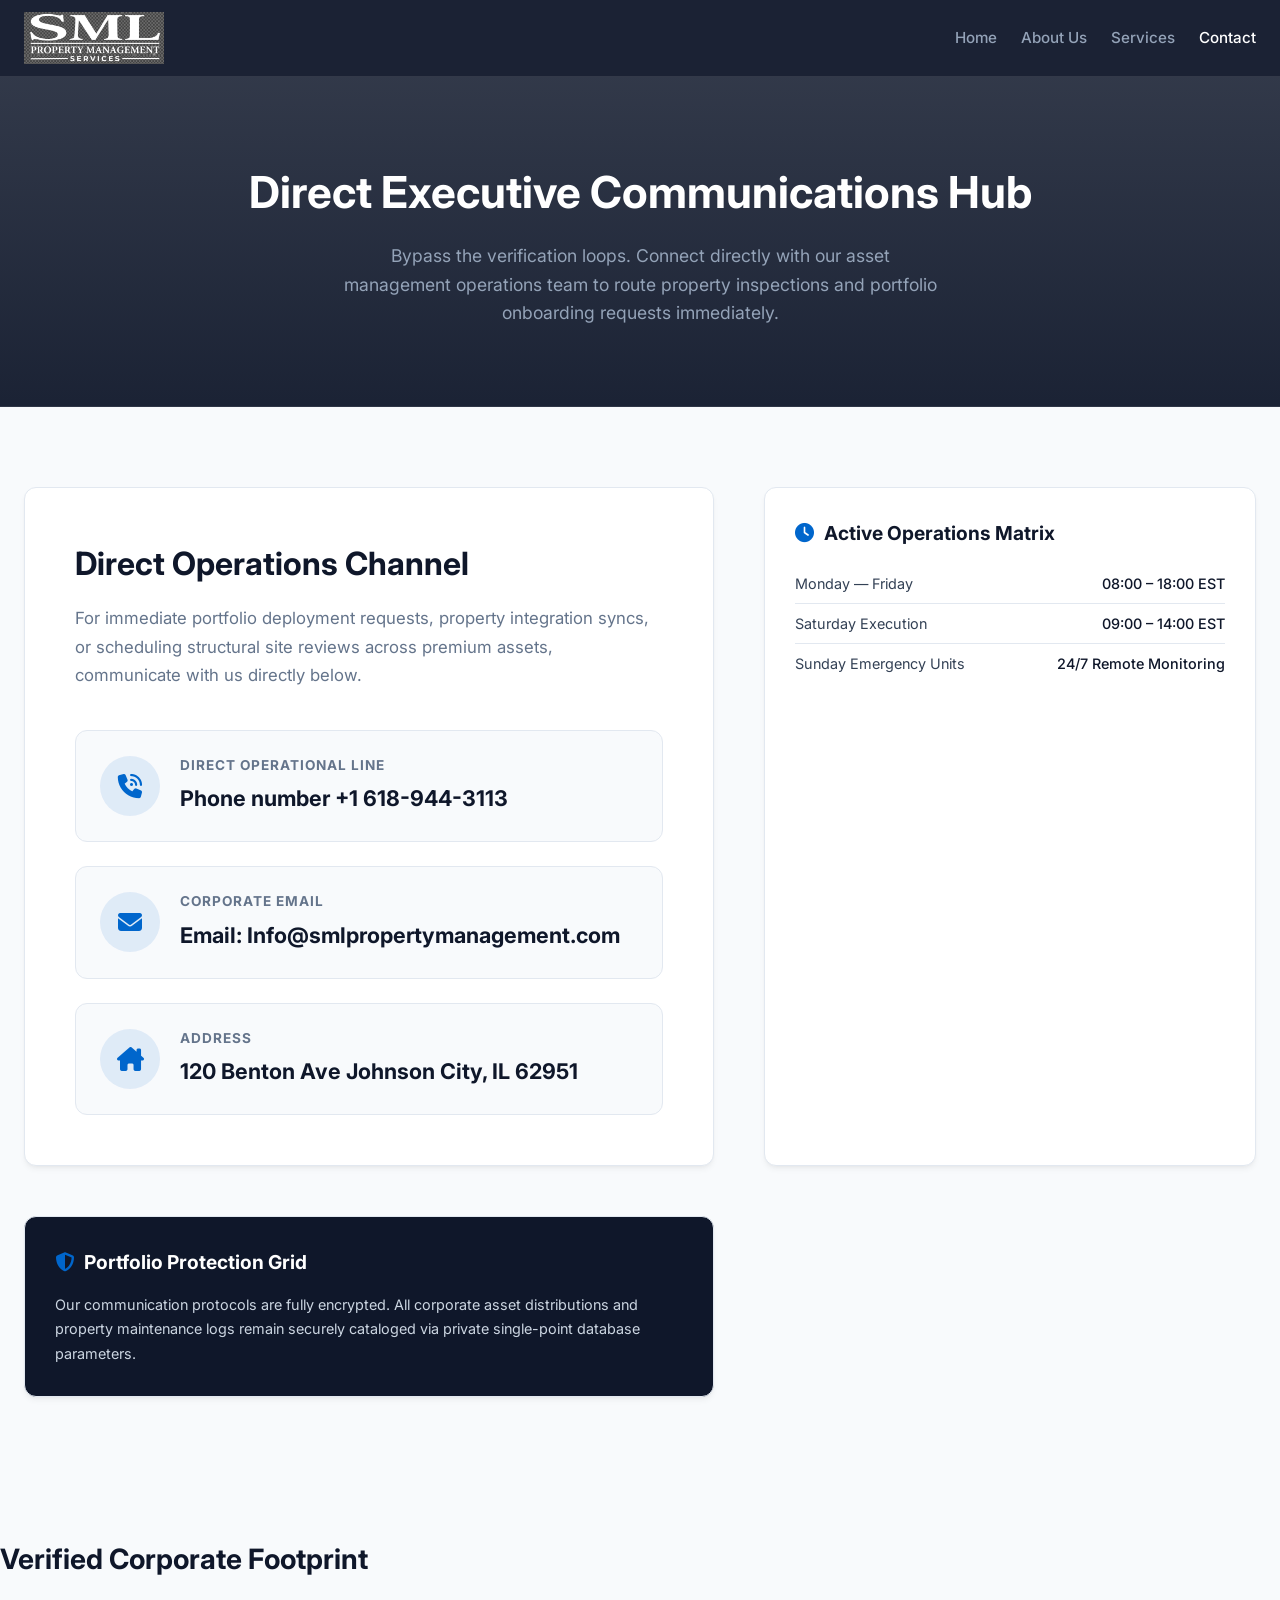
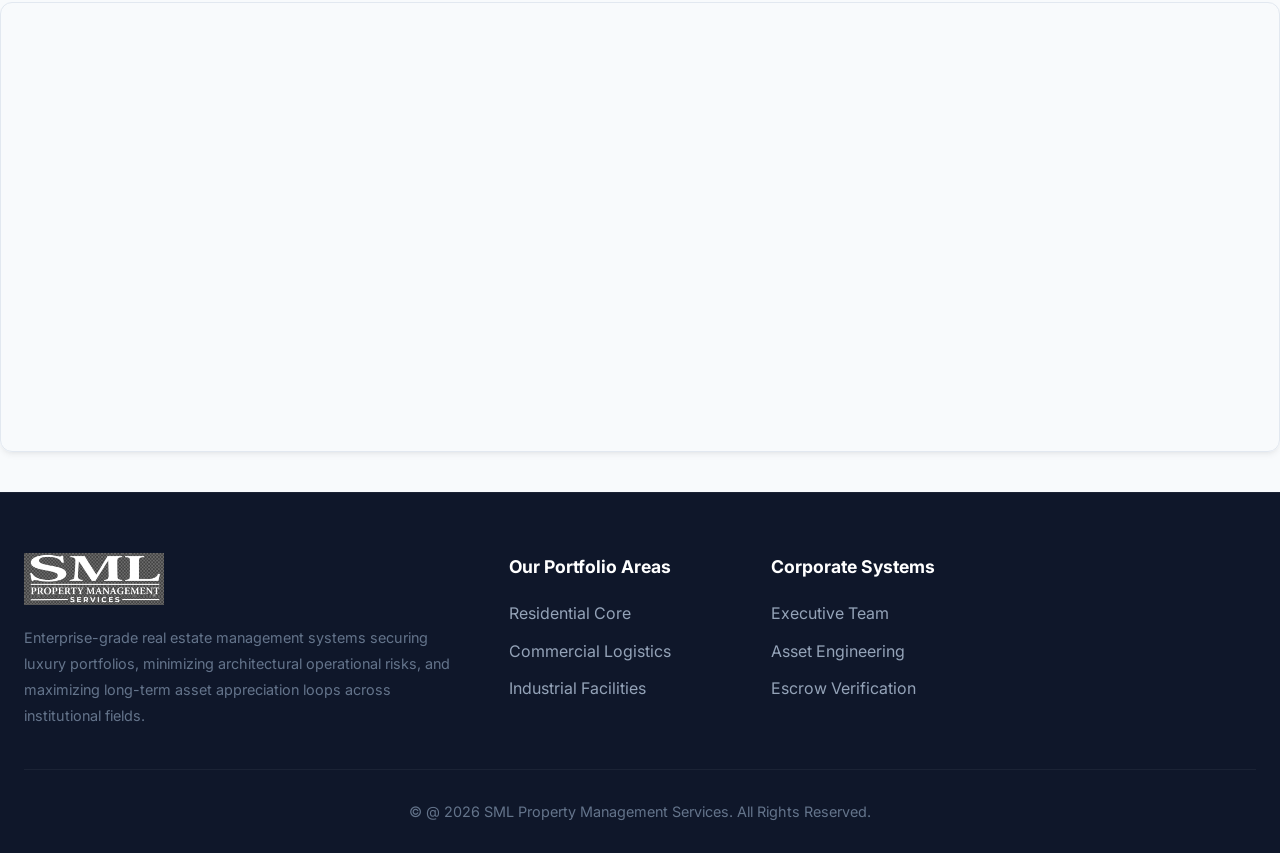
<file: contact.html>
<!DOCTYPE html>
<html lang="en">
<head>
<meta charset='UTF-8'>
<meta name='viewport' content='width=device-width,initial-scale=1'>
<!-- Google AdSense: site-wide publisher script -->
<script async src="https://pagead2.googlesyndication.com/pagead/js/adsbygoogle.js?client=ca-pub-8072233087398262" crossorigin="anonymous"></script>
<title>Contact Asset Operations | SML Property Management</title>
<link rel="preconnect" href="https://fonts.googleapis.com">
<link rel="preconnect" href="https://fonts.gstatic.com" crossorigin>
<link href="https://fonts.googleapis.com/css2?family=Inter:wght@300;400;500;600;700&display=swap" rel="stylesheet">
<link rel="stylesheet" href="https://cdnjs.cloudflare.com/ajax/libs/font-awesome/6.4.0/css/all.min.css">
<style>
:root {
  --primary: #0066cc;
  --primary-hover: #0052a3;
  --dark: #0f172a;
  --light: #f8fafc;
  --text-main: #334155;
  --text-muted: #64748b;
  --card-bg: #ffffff;
  --border: #e2e8f0;
  --radius: 12px;
  --shadow: 0 4px 6px -1px rgb(0 0 0 / 0.05), 0 2px 4px -2px rgb(0 0 0 / 0.05);
  --shadow-lg: 0 10px 15px -3px rgb(0 0 0 / 0.1), 0 4px 6px -4px rgb(0 0 0 / 0.1);
  --transition: all 0.3s cubic-bezier(0.4, 0, 0.2, 1);
}
* { box-sizing: border-box; margin: 0; padding: 0; }
body { font-family: 'Inter', sans-serif; background: var(--light); color: var(--text-main); line-height: 1.6; }

header { background: rgba(15, 23, 42, 0.95); backdrop-filter: blur(8px); position: sticky; top: 0; z-index: 1000; border-bottom: 1px solid rgba(255, 255, 255, 0.1); }
nav { display: flex; justify-content: space-between; align-items: center; max-width: 1280px; margin: 0 auto; padding: 12px 24px; }

/* BRAND IMAGE LOGO STYLING */
.logo-container {
  display: flex;
  align-items: center;
  text-decoration: none;
}

.app-logo {
  height: 52px;
  width: auto;
  display: block;
  object-fit: contain;
}

nav ul { list-style: none; display: flex; gap: 24px; }
nav a { color: #94a3b8; text-decoration: none; font-weight: 500; font-size: 0.95rem; transition: var(--transition); }
nav a:hover, nav a.active { color: #fff; }

.inner-hero {
  background: linear-gradient(rgba(15, 23, 42, 0.85), rgba(15, 23, 42, 0.95)), url('https://images.unsplash.com/photo-1314022464739-7b3bbec0edf6?auto=format&fit=crop&w=1920&q=80');
  background-size: cover; background-position: center; color: white; padding: 80px 24px; text-align: center;
}
.inner-hero h1 { font-size: 2.75rem; font-weight: 700; margin-bottom: 15px; }
.inner-hero p { font-size: 1.1rem; color: #94a3b8; max-width: 600px; margin: 0 auto; }

.container { max-width: 1280px; margin: 0 auto; padding: 80px 24px; }
.contact-layout { display: grid; grid-template-columns: 7fr 5fr; gap: 50px; margin-bottom: 60px; }

/* Direct Communications Channel Panel */
.direct-contact-card { background: #fff; border: 1px solid var(--border); border-radius: var(--radius); padding: 50px; box-shadow: var(--shadow); display: flex; flex-direction: column; justify-content: center; }
.direct-contact-card h2 { font-size: 2rem; color: var(--dark); margin-bottom: 15px; }
.direct-contact-card p { color: var(--text-muted); margin-bottom: 40px; font-size: 1.05rem; line-height: 1.7; }

.communication-links { display: flex; flex-direction: column; gap: 24px; }
.com-link-item { display: flex; align-items: center; gap: 20px; padding: 24px; background: var(--light); border: 1px solid var(--border); border-radius: var(--radius); text-decoration: none; transition: var(--transition); }
.com-link-item:hover { transform: translateY(-3px); box-shadow: var(--shadow-lg); border-color: var(--primary); background: #fff; }
.com-icon-box { width: 60px; height: 60px; background: rgba(0, 102, 204, 0.1); color: var(--primary); border-radius: 50%; display: flex; align-items: center; justify-content: center; font-size: 1.5rem; flex-shrink: 0; }
.com-details h4 { font-size: 0.85rem; color: var(--text-muted); text-transform: uppercase; letter-spacing: 1px; margin-bottom: 4px; }
.com-details p { font-size: 1.35rem; font-weight: 700; color: var(--dark); margin-bottom: 0; word-break: break-all; }

/* Sidebar Layout Elements */
.contact-info-sidebar { display: flex; flex-direction: column; gap: 30px; }
.info-card-box { background: #fff; border: 1px solid var(--border); border-radius: var(--radius); padding: 30px; box-shadow: var(--shadow); }
.info-card-box h3 { font-size: 1.2rem; color: var(--dark); margin-bottom: 15px; display: flex; align-items: center; gap: 10px; }
.info-card-box h3 i { color: var(--primary); }
.info-card-box p { font-size: 0.95rem; color: var(--text-main); line-height: 1.7; }
.hours-table { width: 100%; border-collapse: collapse; margin-top: 10px; }
.hours-table td { padding: 8px 0; font-size: 0.9rem; border-bottom: 1px solid var(--border); }
.hours-table td:last-child { text-align: right; font-weight: 500; color: var(--dark); }
.hours-table tr:last-child td { border-bottom: none; }

/* Map Framework Configuration */
.map-wrapper-holder { width: 100%; height: 450px; border-radius: var(--radius); overflow: hidden; box-shadow: var(--shadow); border: 1px solid var(--border); margin-bottom: 40px; }
.map-wrapper-holder iframe { width: 100%; height: 100%; border: none; }

footer { background: #0f172a; color: #64748b; padding: 60px 24px 30px 24px; border-top: 1px solid rgba(255, 255, 255, 0.05); }
.footer-grid { max-width: 1280px; margin: 0 auto; display: grid; grid-template-columns: 2fr repeat(3, 1fr); gap: 40px; }
.footer-col h4 { color: #fff; font-size: 1.1rem; margin-bottom: 20px; }
.footer-col ul { list-style: none; }
.footer-col ul li { margin-bottom: 12px; }
.footer-col ul li a { color: #94a3b8; text-decoration: none; }
.footer-col ul li a:hover { color: #fff; }
.footer-bottom { border-top: 1px solid rgba(255,255,255,0.05); padding-top: 30px; margin-top: 40px; text-align: center; font-size: 0.9rem; }

@media (max-width: 960px) {
  .contact-layout { grid-template-columns: 1fr; gap: 40px; }
}
@media (max-width: 600px) {
  .footer-grid { grid-template-columns: 1fr; }
  .com-details p { font-size: 1.1rem; }
}
</style>
</head>
<body>

<header>
  <nav>
    <a href="index.html" class="logo-container">
      <img src="image/logo.png" class="app-logo" alt="SML Property Management Logo">
    </a>
    <ul>
      <li><a href="index.html">Home</a></li>
      <li><a href="about.html">About Us</a></li>
      <li><a href="services.html">Services</a></li>
      <li><a href="contact.html" class="active">Contact</a></li>
    </ul>
  </nav>
</header>

<section class="inner-hero">
  <h1>Direct Executive Communications Hub</h1>
  <p>Bypass the verification loops. Connect directly with our asset management operations team to route property inspections and portfolio onboarding requests immediately.</p>
</section>

<div class="container">
  <div class="contact-layout">
    
    <div class="direct-contact-card">
      <h2>Direct Operations Channel</h2>
      <p>For immediate portfolio deployment requests, property integration syncs, or scheduling structural site reviews across premium assets, communicate with us directly below.</p>
      
      <div class="communication-links">
        
        <a href="tel:+13053479212" class="com-link-item">
          <div class="com-icon-box">
            <i class="fa-solid fa-phone-volume"></i>
          </div>
          <div class="com-details">
            <h4>Direct Operational Line</h4>
            <p>Phone number  +1 618-944-3113</p>
          </div>
        </a>

        <a href="mailto:Info@smlpropertymanagement.com" class="com-link-item">
          <div class="com-icon-box">
            <i class="fa-solid fa-envelope"></i>
          </div>
          <div class="com-details">
            <h4>Corporate Email</h4>
            <p>Email: Info@smlpropertymanagement.com</p>
          </div>
        </a>

        <div class="com-link-item" style="cursor: default;">
          <div class="com-icon-box">
            <i class="fa-solid fa-house-chimney"></i>
          </div>
          <div class="com-details">
            <h4>Address</h4>
            <p>120 Benton Ave Johnson City, IL 62951</p>
          </div>
        </div>

      </div>
    </div>

      <div class="info-card-box">
        <h3><i class="fa-solid fa-clock"></i> Active Operations Matrix</h3>
        <table class="hours-table">
          <tr><td>Monday — Friday</td><td>08:00 – 18:00 EST</td></tr>
          <tr><td>Saturday Execution</td><td>09:00 – 14:00 EST</td></tr>
          <tr><td>Sunday Emergency Units</td><td>24/7 Remote Monitoring</td></tr>
        </table>
      </div>

      <div class="info-card-box" style="background: var(--dark); color: #fff;">
        <h3 style="color: #fff;"><i class="fa-solid fa-shield-halved" style="color: var(--primary);"></i> Portfolio Protection Grid</h3>
        <p style="color: #cbd5e1; font-size: 0.9rem;">Our communication protocols are fully encrypted. All corporate asset distributions and property maintenance logs remain securely cataloged via private single-point database parameters.</p>
      </div>
    </div>

  </div>

  <h2 style="font-size: 1.75rem; color: var(--dark); margin-bottom: 20px; position:relative; display:inline-block;">Verified Corporate Footprint</h2>
  <div class="map-wrapper-holder">
<iframe src="https://www.google.com/maps/embed?pb=!1m18!1m12!1m3!1d1575.9882666283552!2d-88.93069411941153!3d37.81401864372386!2m3!1f0!2f0!3f0!3m2!1i1024!2i768!4f13.1!3m3!1m2!1s0x88772fe575073f2b%3A0xc291d47c64d80e8f!2s120%20Benton%20Ave%2C%20Johnston%20City%2C%20IL%2062951%2C%20USA!5e0!3m2!1sen!2sng!4v1781284442952!5m2!1sen!2sng" width="600" height="450" style="border:0;" allowfullscreen="" loading="lazy" referrerpolicy="no-referrer-when-downgrade"></iframe>  </div>
</div>

<footer>
  <div class="footer-grid">
    <div class="footer-col">
      <a href="index.html" class="logo-container" style="margin-bottom:20px;">
        <img src="image/logo.png" class="app-logo" alt="SML Property Management Logo">
      </a>
      <p style="font-size:0.9rem; line-height:1.8;">Enterprise-grade real estate management systems securing luxury portfolios, minimizing architectural operational risks, and maximizing long-term asset appreciation loops across institutional fields.</p>
    </div>
    <div class="footer-col">
      <h4>Our Portfolio Areas</h4>
      <ul>
        <li><a href="services.html">Residential Core</a></li>
        <li><a href="services.html">Commercial Logistics</a></li>
        <li><a href="services.html">Industrial Facilities</a></li>
      </ul>
    </div>
    <div class="footer-col">
      <h4>Corporate Systems</h4>
      <ul>
        <li><a href="about.html">Executive Team</a></li>
        <li><a href="services.html">Asset Engineering</a></li>
        <li><a href="contact.html">Escrow Verification</a></li>
      </ul>
    </div>
    <div class="footer-col">
    </div>
  </div>
  <div class="footer-bottom">
    <p>&copy; @ 2026 SML Property Management Services. All Rights Reserved.</p>
  </div>
</footer>

</body>
</html>
</file>
